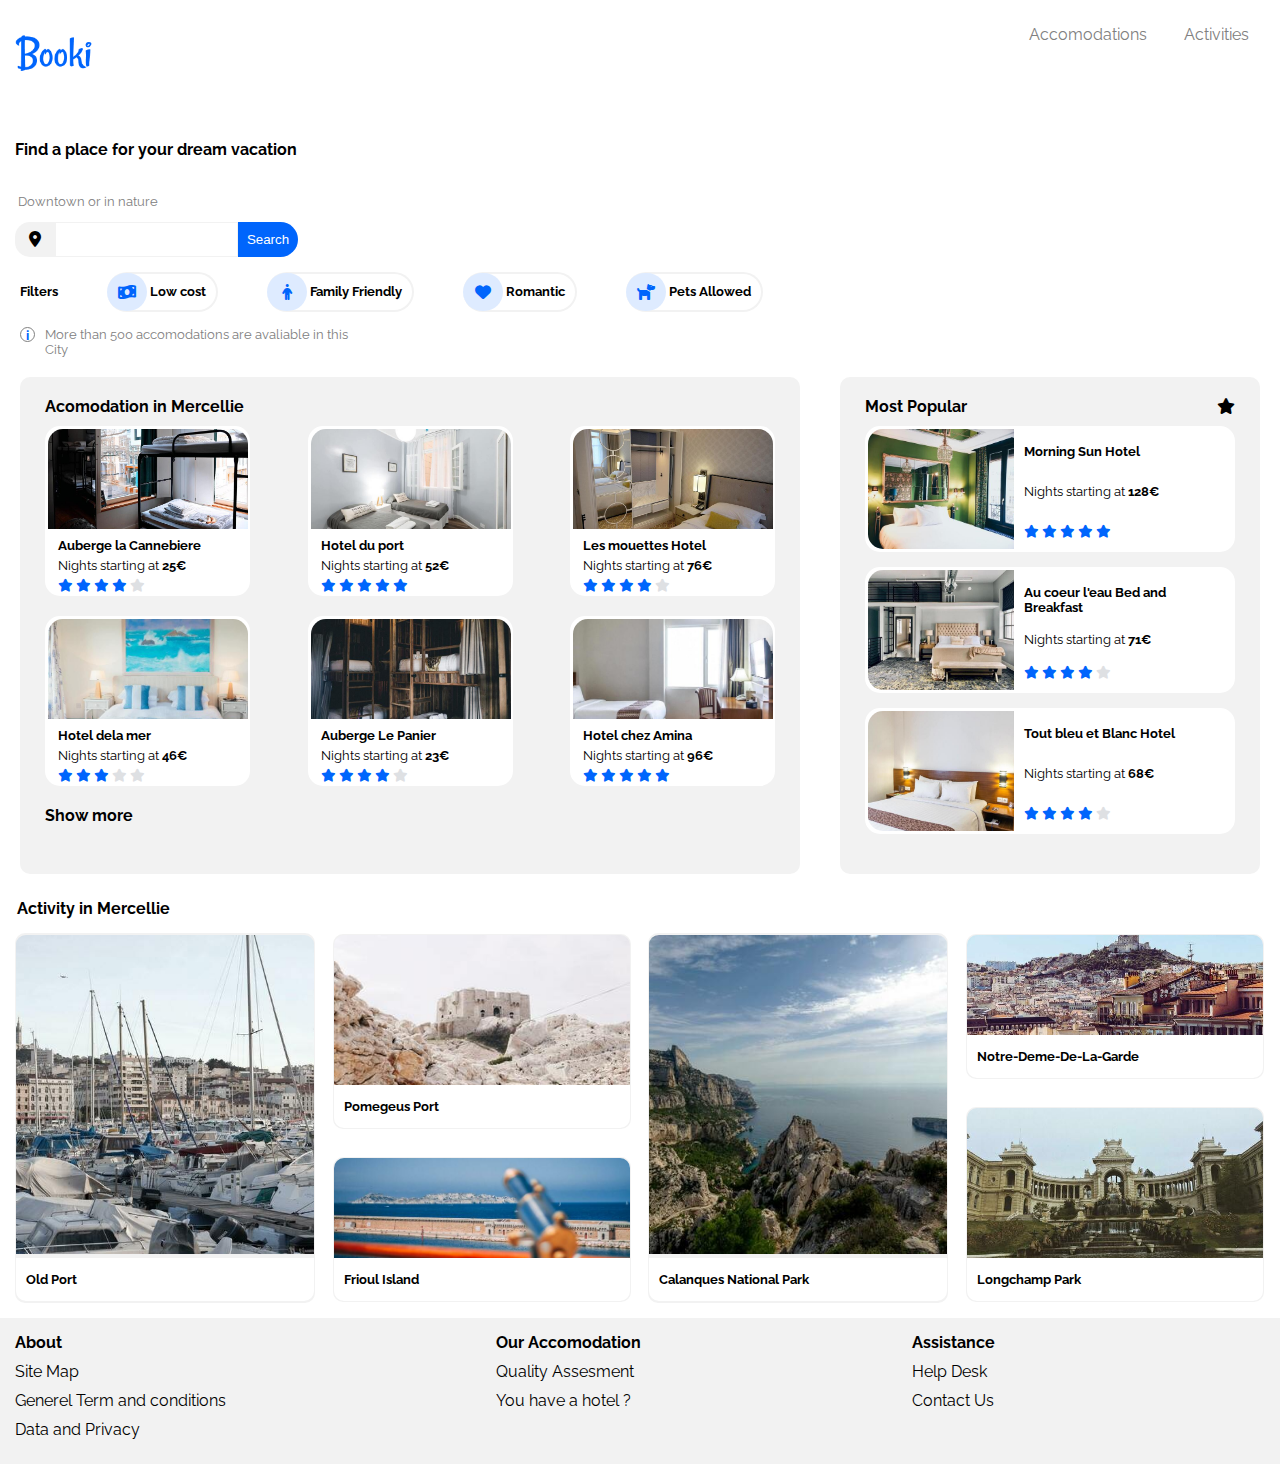
<file: Index.html>
<!Doctype Html>
  <html lang="en">
        <head>
            
            <meta charset="UTF-8"> 
            <meta name="viewport" content="width=device-width, initial-scale=1.0">
            
            <title>Booki</title>

            <link rel="stylesheet" href="./CSS/Stlyes.css" type="text/css">
            <link rel="stylesheet" href="./CSS/MediaQuery.css" type="text/css">
            <link rel="stylesheet" href="https://cdnjs.cloudflare.com/ajax/libs/font-awesome/6.4.0/css/all.min.css">
    

        </head>

      <body>
            <main class="main_container">
                        <header class="header_div">
                                <!-- header start  -->
                                    <div class="header_div_left_logo">
                                                <!-- left logo start -->
                                                    <img  class="bookieLogotop" src="./images/logo/Booki.png" alt="Loading..">
                                                <!-- left logo end -->
                                    </div>

                                    <nav class="header_div_right_navbar ">
                                                <!-- Right Navigation bar start  -->
                                                        <div class="Container1_Child_right_inner_nav1"><a class ="menu_a_link" href="#accom">Accomodations</a></div>
                                                        <div class="Container1_Child_right_inner_nav2"><a class ="menu_a_link" href="#activity" >Activities</a></div>
                                                <!-- Right Navigation bar End  -->
                                    </nav>
                                <!-- header end-->
                        </header>    

                        
                                <!-- Search bar start -->
                             <section class="section_srch_text"><h4 id="search">Find a place for your dream vacation <br></h4></section>
                             <div class="section_srch_text"><p id="search2"> Downtown or in nature</p></div>
                             <div id="Serach_Section" class="srch_Div">
                                    <!-- used form tag -->  
                                    <form>
                                        <div class="srch_text_button_div">
                                                
                                                    <div class="div-srch_loc_logo"><i class="fa-solid fa-location-dot"></i></div>
                                                    <div class="srch_text_div"> <input id="SearchText"></div><button id="searchButton2">Search</button><div class="img_icon_srch"><i id="search-icon-color" class="fa-sharp fa-solid fa-magnifying-glass" ></i></div>
                                                
                                        </div>
                                    </form>  
                                    <div class="srch_filter_div">
                                            <div class="srch_filter_div_left_60" >
                                                    <div class="div_src_txt_filter"><strong>Filters</strong></div>
                                                    <div id="lowcost" class="div_src_img"><div class ="img_icons"><i class="fa-solid fa-money-bill-wave fa-blue-filter-icons"></i></div><div class="div_filter_inner_txt"><a class="filter_link" href="#"><strong> Low cost</strong></a></div></div>
                                                    <div id="family_friendly" class="div_src_img"><div class ="img_icons"><i class="fa-solid fa-person fa-blue-filter-icons" ></i></div><div class="div_filter_inner_txt"><a class="filter_link" href="#"><strong>Family Friendly</strong></a></div></div>
                                                    <div id="romantic" class="div_src_img"><div class ="img_icons"><i class="fa-solid fa-heart fa-blue-filter-icons" ></i></div> <div class="div_filter_inner_txt"><a class="filter_link" href="#"><strong>Romantic</strong></a></div></div>
                                                    <div id="pet_friendly" class="div_src_img"><div class ="img_icons"><i class="fa-solid fa-dog fa-blue-filter-icons" ></i></div ><div class="div_filter_inner_txt"><a class="filter_link" href="#"><strong>Pets Allowed</strong></a></div></div>
                                            </div>
                                            <div class="srch_filter_div_right_40" ></div>
                                    </div>
                                    <div class="div_txt_accom">
                                        <div class="div_info_icon"><strong>i</strong></div>
                                        <div class="SrchResultText">More than 500 accomodations are avaliable in this <br> City </div>
                                    </div>
                                
                                 <!-- Search bar send -->
                            </div>

                        <div id="accom" class="Outer_div_accom_popular" >
                            <!--Outer_div_accom_popular Start -->
                                    <div class="div_accom_text"><div class="txtAccom"> <strong><a id="link_accom" href="#">Acomodation in Mercellie</a></strong></div>
                                                <div class="div_accom"> 
                                                        <div class="Inner_div_accom">
                                                             <div class="Inner_div_accom_img"><img  class="AccomImg" src="./images/hebergements/4_small/marcus-loke-WQJvWU_HZFo-unsplash.jpg" alt="Loading.."></div>
                                                             <div class="Inner_div_accom_txt">
                                                                  <div class="txt_child_1"><strong>Auberge la Cannebiere</strong></div>
                                                                  <div class="txt_child_2"> Nights starting at 
                                                                        <div class="price_desktop"><strong> 25&euro;</strong></div>
                                                                        <div class="price_mobile"><strong>&euro;25</strong></div> 
                                                                  </div> 
                                                                  <div class="txt_child_3">
                                                                    <i class="fa-solid fa-star fa-blue-star" ></i>
                                                                    <i class="fa-solid fa-star fa-blue-star" ></i>
                                                                    <i class="fa-solid fa-star fa-blue-star" ></i>
                                                                    <i class="fa-solid fa-star fa-blue-star" ></i>
                                                                    <i class="fa-solid fa-star fa-gray-star" ></i>

                                                                   </div>
                                                             </div>
                                                        </div>
                                                        <div class="Inner_div_accom">
                                                            <div class="Inner_div_accom_img"><img  class="AccomImg" src="./images/hebergements/4_small/fred-kleber-gTbaxaVLvsg-unsplash.jpg" alt="Loading.."></div>
                                                            <div class="Inner_div_accom_txt">
                                                                  <div class="txt_child_1"><strong>Hotel du port</strong></div>
                                                                  <div class="txt_child_2"> Nights starting at 
                                                                    <div class="price_desktop"><strong>52&euro;</strong></div>
                                                                    <div class="price_mobile"><strong>&euro;52</strong></div> 
                                                                  </div>
                                                                  <div class="txt_child_3">
                                                                    <i class="fa-solid fa-star fa-blue-star" ></i>
                                                                    <i class="fa-solid fa-star fa-blue-star" ></i>
                                                                    <i class="fa-solid fa-star fa-blue-star" ></i>
                                                                    <i class="fa-solid fa-star fa-blue-star" ></i>
                                                                    <i class="fa-solid fa-star fa-blue-star" ></i>

                                                                  </div>
                                                            </div>
                                                        </div>
                                                        <div class="Inner_div_accom">
                                                            <div class="Inner_div_accom_img"><img class="AccomImg" src="./images/hebergements/4_small/reisetopia-B8WIgxA_PFU-unsplash.jpg" alt="Loading.."></div>
                                                            <div class="Inner_div_accom_txt">
                                                                  <div class="txt_child_1"><strong>Les mouettes Hotel</strong></div> 
                                                                  <div class="txt_child_2"> Nights starting at
                                                                    <div class="price_desktop"><strong>76&euro;</strong></div>
                                                                    <div class="price_mobile"><strong>&euro;76</strong></div>
                                                                  </div>
                                                                  <div class="txt_child_3">
                                                                        <i class="fa-solid fa-star fa-blue-star" ></i>
                                                                        <i class="fa-solid fa-star fa-blue-star" ></i>
                                                                        <i class="fa-solid fa-star fa-blue-star" ></i>
                                                                        <i class="fa-solid fa-star fa-blue-star" ></i>
                                                                        <i class="fa-solid fa-star fa-gray-star" ></i>
                                                                  </div>
                                                            </div>
                                                        </div>
                                                        <div class="Inner_div_accom">
                                                            <div class="Inner_div_accom_img"><img  class="AccomImg" src="./images/hebergements/4_small/annie-spratt-Eg1qcIitAuA-unsplash.jpg" alt="Loading.."></div>
                                                            <div class="Inner_div_accom_txt">
                                                                  <div class="txt_child_1"><strong>Hotel dela mer</strong></div>
                                                                  <div class="txt_child_2">Nights starting at 
                                                                        <div class="price_desktop"><strong>46&euro;</strong></div>
                                                                        <div class="price_mobile"><strong>&euro;46</strong></div>
                                                                   </div>
                                                                  <div class="txt_child_3">
                                                                    <i class="fa-solid fa-star fa-blue-star" ></i>
                                                                    <i class="fa-solid fa-star fa-blue-star" ></i>
                                                                    <i class="fa-solid fa-star fa-blue-star" ></i>
                                                                    <i class="fa-solid fa-star fa-gray-star" ></i>
                                                                    <i class="fa-solid fa-star fa-gray-star" ></i>
                                                                   </div>
                                                            </div>
                                                        </div>
                                                        <div class="Inner_div_accom">
                                                            <div class="Inner_div_accom_img"><img class="AccomImg" src="./images/hebergements/4_small/nicate-lee-kT-ZyaiwBe0-unsplash.jpg" alt="Loading.."></div>
                                                            <div class="Inner_div_accom_txt">
                                                                    <div class="txt_child_1"><strong>Auberge Le Panier</strong> </div>
                                                                    <div class="txt_child_2">Nights starting at 
                                                                        <div class="price_desktop"><strong>23&euro;</strong></div>
                                                                        <div class="price_mobile"><strong>&euro;23</strong></div>
                                                                     </div>
                                                                    <div class="txt_child_3">
                                                                        <i class="fa-solid fa-star fa-blue-star" ></i>
                                                                        <i class="fa-solid fa-star fa-blue-star" ></i>
                                                                        <i class="fa-solid fa-star fa-blue-star" ></i>
                                                                        <i class="fa-solid fa-star fa-blue-star" ></i>
                                                                        <i class="fa-solid fa-star fa-gray-star" ></i>  
                                                                    </div>
                                                            </div>
                                                        </div>
                                                        <div class="Inner_div_accom">
                                                            <div class="Inner_div_accom_img"><img  class="AccomImg" src="./images/hebergements/4_small/febrian-zakaria-M6S1WvfW68A-unsplash.jpg" alt="Loading.."></div>
                                                            <div class="Inner_div_accom_txt">
                                                                <div class="txt_child_1"><strong>Hotel chez Amina</strong> </div>
                                                                <div class="txt_child_2">Nights starting at 
                                                                    <div class="price_desktop"><strong>96&euro;</strong></div>
                                                                    <div class="price_mobile"><strong>&euro;96</strong></div>
                                                                 </div>
                                                                <div class="txt_child_3">                                                                    
                                                                    <i class="fa-solid fa-star fa-blue-star" ></i>
                                                                    <i class="fa-solid fa-star fa-blue-star" ></i>
                                                                    <i class="fa-solid fa-star fa-blue-star" ></i>
                                                                    <i class="fa-solid fa-star fa-blue-star" ></i>
                                                                    <i class="fa-solid fa-star fa-blue-star" ></i>

                                                                </div>
                                                            </div>
                                                        </div>
                                                
                                                </div>
                                                <div><a id="link_showmore" href="#"><strong>Show more</strong></a></div>
                                    </div>

                                    <div class="div_popular_text" > <div class="txtPopular"><div> <strong><a id="link_Popular" href="#"> Most Popular </a></strong></div><div><i class="fa-solid fa-star"></i></div></div>
                                                <div class="div_popular">
                                                        <div class="Inner_div_Popular"> 
                                                            <div class="Inner_div_popular_img"><img  class="Popular_Img" src="./images/hebergements/4_small/emile-guillemot-Bj_rcSC5XfE-unsplash.jpg" alt="Loading.."></div>
                                                            <div class="Inner_div_popular_text">
                                                                <div class="txt_child_1"><strong>Morning Sun Hotel</strong> </div>
                                                                <div class="txt_child_2">Nights starting at
                                                                    <div class="price_desktop"><strong>128&euro;</strong></div>
                                                                    <div class="price_mobile"><strong>&euro;128</strong></div>
                                                                </div> 
                                                                <div class="txt_child_3">
                                                                    <i class="fa-solid fa-star fa-blue-star" ></i>
                                                                    <i class="fa-solid fa-star fa-blue-star" ></i>
                                                                    <i class="fa-solid fa-star fa-blue-star" ></i>
                                                                    <i class="fa-solid fa-star fa-blue-star" ></i>
                                                                    <i class="fa-solid fa-star fa-blue-star" ></i>
                                                                </div>
                                                            </div>
                                                        </div>
                                                        <div class="Inner_div_Popular"> 
                                                            <div class="Inner_div_popular_img"><img  class="Popular_Img" src="./images/hebergements/4_small/aw-creative-VGs8z60yT2c-unsplash.jpg" alt="Loading.."></div>
                                                            <div class="Inner_div_popular_text">
                                                                <div class="txt_child_1"><strong>Au coeur l'eau Bed and Breakfast</strong></div> 
                                                                <div class="txt_child_2">Nights starting at 
                                                                    <div class="price_desktop"><strong>71&euro;</strong></div>
                                                                    <div class="price_mobile"><strong>&euro;71</strong></div>
                                                                </div>
                                                                <div class="txt_child_3">
                                                                    <i class="fa-solid fa-star fa-blue-star" ></i>
                                                                    <i class="fa-solid fa-star fa-blue-star" ></i>
                                                                    <i class="fa-solid fa-star fa-blue-star" ></i>
                                                                    <i class="fa-solid fa-star fa-blue-star" ></i>
                                                                    <i class="fa-solid fa-star fa-gray-star" ></i>
                                                                </div>
                                                            </div>
                                                        </div>
                                                        <div class="Inner_div_Popular"> 
                                                            <div class="Inner_div_popular_img"><img  class="Popular_Img" src="./images/hebergements/4_small/febrian-zakaria-sjvU0THccQA-unsplash.jpg" alt="Loading.."></div>
                                                            <div class="Inner_div_popular_text">
                                                                <div class="txt_child_1"><strong>Tout bleu et Blanc Hotel </strong></div>
                                                                <div class="txt_child_2">Nights starting at 
                                                                    <div class="price_desktop"><strong>68&euro;</strong></div>
                                                                    <div class="price_mobile"><strong>&euro;68</strong></div>
                                                                </div> 
                                                                <div class="txt_child_3">
                                                                    <i class="fa-solid fa-star fa-blue-star" ></i>
                                                                    <i class="fa-solid fa-star fa-blue-star" ></i>
                                                                    <i class="fa-solid fa-star fa-blue-star" ></i>
                                                                    <i class="fa-solid fa-star fa-blue-star" ></i>
                                                                    <i class="fa-solid fa-star fa-gray-star" ></i>
                                                                </div>
                                                            </div>
                                                        </div>
                                                </div>
                                    </div>
                            <!--Outer_div_accom_popular end -->
                        </div>
                        <div id="activity" class="div_Activity_in_city"><strong> <a id="link_Activity" href="#">Activity in Mercellie </a></strong></div>    
                        <div class="div_activity">
                            <!-- Activity in City start-->
                                    <div class="div_activity_img1">
                                        <div><img  class="img_height_250" src="./images/activites/4_small/reno-laithienne-QUgJhdY5Fyk-unsplash.jpg" alt="Loading.."></div>
                                        <div class="div_place_txt"><strong> Old Port </strong></div>
                                    </div>
                                    <div class="div_activity_img_2_3"> 
                                        <div class="Inner_div_activity_img_2_3"><img  class="img_height_150" src="./images/activites/4_small/paul-hermann-QFTrLdQIRhI-unsplash.jpg" alt="Loading.."><div class="div_place_txt"><strong> Pomegeus Port</strong></div></div>
                                        <div class="Inner_div_activity_img_2_3"><img  class="img_height_100" src="./images/activites/4_small/kevin-hikari-rV_Qd1l-VXg-unsplash.jpg" alt="Loading.."><div class="div_place_txt"><strong> Frioul Island</strong></div></div> 
                                    </div>
                                    <div class="div_activity_img1">
                                        <div><img  class="img_height_250" src="./images/activites/4_small/kilyan-sockalingum-NR8-cBCN3aI-unsplash.jpg" alt="Loading.."></div>
                                        <div class="div_place_txt"><strong>Calanques National Park</strong></div>
                                    </div>
                                    <div class="div_activity_img_2_3">
                                        <div class="Inner_div_activity_img_2_3"><img  class="img_height_100" src="./images/activites/4_small/florian-wehde-xW9e8gdotxI-unsplash.jpg" alt="Loading.."><div class="div_place_txt"> <strong>Notre-Deme-De-La-Garde</strong></div></div>
                                        <div class="Inner_div_activity_img_2_3"><img  class="img_height_150" src="./images/activites/4_small/lena-paulin-wH2-EJoDcV0-unsplash.jpg" alt="Loading.."><div class="div_place_txt"><strong>Longchamp Park</strong></div></div>
                                    </div>
                            <!-- Activity in City end-->
                        </div>

                    


                     
                        <footer class="div_footer">
                            <!-- footer Start -->
                                    <div class="div_footer_about"><a class="a_heading" href="#"><strong>About</strong></a>
                                        <!-- About start -->
                                        <div class="div_footer_child"><a class="nav_footer_child" href="#">Site Map</a></div>
                                        <div class="div_footer_child"><a class="nav_footer_child" href="#">Generel Term and conditions</a></div>
                                        <div class="div_footer_child"><a class="nav_footer_child" href="#">Data and Privacy</a></div>
                                        <!-- About end -->
                                    </div>

                                    <div class="div_footer_Accom"><a class="a_heading" href="#"> <strong>Our Accomodation</strong></a>
                                    <!-- Our Accomodation start -->
                                        <div class="div_footer_child"><a class="nav_footer_child" href="#">Quality Assesment</a></div>
                                        <div class="div_footer_child"><a class="nav_footer_child" href="#">You have a hotel ? </a></div>
                                    <!-- Our Accomodation end -->
                                    </div>

                                    <div class="div_footer_Assistance"><a class="a_heading" href="#"><strong>Assistance</strong></a>
                                        <!-- Assistance start -->
                                        <div class="div_footer_child" ><a class="nav_footer_child" href="#">Help Desk</a></div>
                                        <div class="div_footer_child" ><a class="nav_footer_child" href="#">Contact Us </a></div>
                                        <!-- Assistance end -->
                                    </div>
                            <!--Fotter end-->
                        </footer>
                     

                    </main>
        </body>

  </html>
</file>
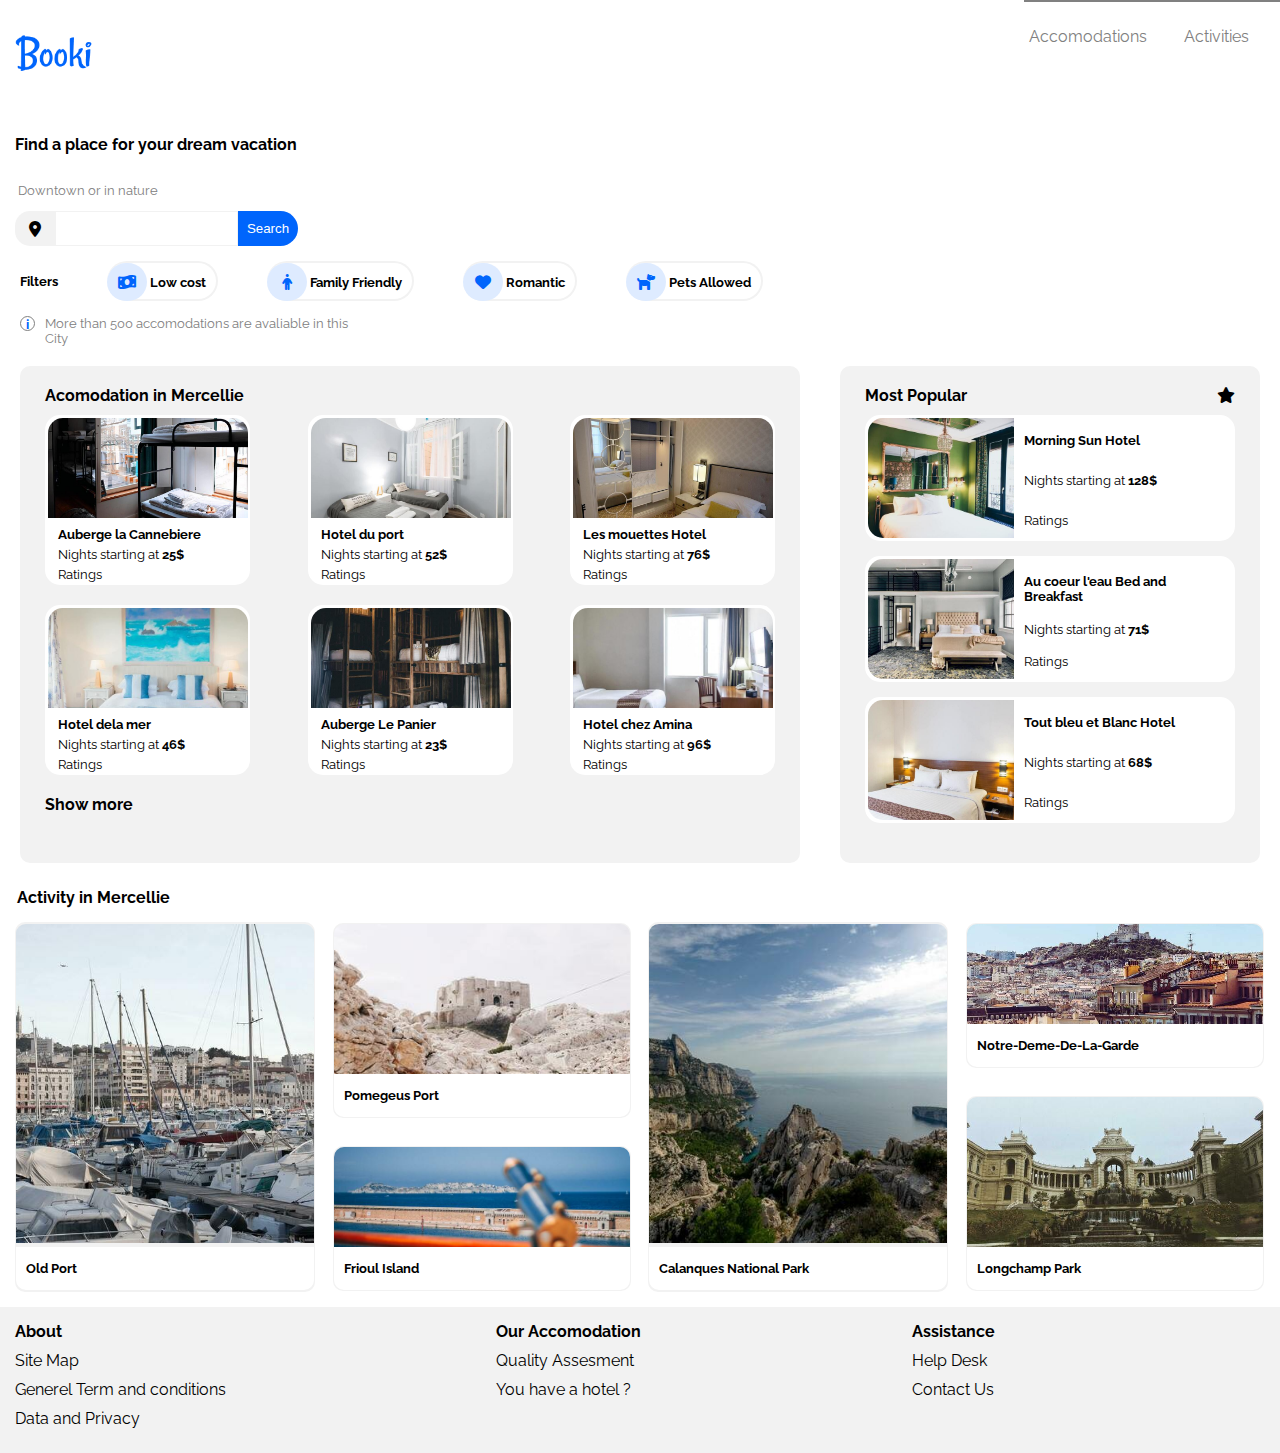
<file: Index1.html>
<!Doctype Html>
  <html lang="en">
        <head>
            
            <meta charset="UTF-8"> 
            <meta name="viewport" content="width=device-width, initial-scale=1.0">
            
            <title>Booki</title>

            <link rel="stylesheet" href="./Stylesheet/myStlyes.css" type="text/css">
            <link rel="stylesheet" href="./Stylesheet/MediaQuery.css" type="text/css">
            <link rel="stylesheet" href="https://cdnjs.cloudflare.com/ajax/libs/font-awesome/6.4.0/css/all.min.css">
            <link rel="preconnect" href="https://fonts.googleapis.com">
            <link rel="preconnect" href="https://fonts.gstatic.com" crossorigin>
            <link href="https://fonts.googleapis.com/css2?family=Raleway:wght@100;400;500;900&display=swap" rel="stylesheet">
        </head>

      <body>
            <div class="main_container">
                        <div class="header_div">
                                <!-- header start  -->
                                    <div class="header_div_left_logo">
                                                <!-- left logo start -->
                                                    <img  class="bookieLogotop" src="./images/logo/Booki.png" alt="Loading..">
                                                <!-- left logo end -->
                                    </div>

                                    <div class="header_div_right_navbar ">
                                                <!-- Right Navigation bar start  -->
                                                        <div class="Container1_Child_right_inner_nav1"><a class ="menu_a_link" href="#accom">Accomodations</a></div>
                                                        <div class="Container1_Child_right_inner_nav2"><a class ="menu_a_link" href="#activity" >Activities</a></div>
                                                <!-- Right Navigation bar End  -->
                                    </div>
                                <!-- header end-->
                        </div>    

                        <div class="srch_Div">
                                <!-- Search bar start -->
                                    <p id="search"><strong>Find a place for your dream vacation </strong><br></p>
                                    <div><p id="search2"> Downtown or in nature</p></div>

                                    <div class="srch_text_button_div">
                                            <div class="div-srch_loc_logo"><i class="fa-solid fa-location-dot"></i></div>
                                               <div class="srch_text_div"> <input id="SearchText"></div><button id="searchButton2">Search</button><div class="img_icon_srch"><i class="fa-sharp fa-solid fa-magnifying-glass" style="color:white;"></i></div>
                                    </div>
                                    <div class="srch_filter_div">

                                            <div class="srch_filter_div_left_60" >
                                                    <div class="div_src_txt_filter"><strong>Filters</strong></div>
                                                    <div class="div_src_img"><div class ="img_icons"><i class="fa-solid fa-money-bill-wave" style="color: #0065FC;"></i></div><div class="div_filter_inner_txt"><a class="filter_link" href="#"><strong> Low cost</strong></a></div></div>
                                                    <div class="div_src_img"><div class ="img_icons"><i class="fa-solid fa-person" style="color: #0065FC;"></i></div><div class="div_filter_inner_txt"><a class="filter_link" href="#"><strong>Family Friendly</strong></a></div></div>
                                                    <div class="div_src_img"><div class ="img_icons"><i class="fa-solid fa-heart" style="color:#0065FC;"></i></div> <div class="div_filter_inner_txt"><a class="filter_link" href="#"><strong>Romantic</strong></a></div></div>
                                                    <div class="div_src_img"><div class ="img_icons"><i class="fa-solid fa-dog" style="color: #0065FC;"></i></div ><div class="div_filter_inner_txt"><a class="filter_link" href="#"><strong>Pets Allowed</strong></a></div></div>
                                            </div>
                                            <div class="srch_filter_div_right_40" ></div>
                                    </div>
                                    <div class="div_txt_accom">
                                        <div class="div_info_icon"><strong>i</strong></div>
                                        <div class="SrchResultText">More than 500 accomodations are avaliable in this <br> City </div>
                                    </div>
                                
                                <!-- Search bar send -->
                        </div>

                        <div id="accom" class="Outer_div_accom_popular" >
                            <!--Outer_div_accom_popular Start -->
                                    <div class="div_accom_text"><div class="txtAccom"> <strong>Acomodation in Mercellie</strong></div>
                                                <div class="div_accom"> 
                                                        <div class="Inner_div_accom">
                                                             <div class="Inner_div_accom_img"><img  class="AccomImg" src="./images/hebergements/4_small/marcus-loke-WQJvWU_HZFo-unsplash.jpg" alt="Loading.."></div>
                                                             <div class="Inner_div_accom_txt">
                                                                  <div class="txt_child_1"><strong>Auberge la Cannebiere</strong></div>
                                                                  <div class="txt_child_2"> Nights starting at <strong>25$</strong></div> 
                                                                  <div class="txt_child_3">Ratings</div>
                                                             </div>
                                                        </div>
                                                        <div class="Inner_div_accom">
                                                            <div class="Inner_div_accom_img"><img  class="AccomImg" src="./images/hebergements/4_small/fred-kleber-gTbaxaVLvsg-unsplash.jpg" alt="Loading.."></div>
                                                            <div class="Inner_div_accom_txt">
                                                                  <div class="txt_child_1"><strong>Hotel du port</strong></div>
                                                                  <div class="txt_child_2"> Nights starting at <strong>52$</strong> </div>
                                                                  <div class="txt_child_3">Ratings</div>
                                                            </div>
                                                        </div>
                                                        <div class="Inner_div_accom">
                                                            <div class="Inner_div_accom_img"><img class="AccomImg" src="./images/hebergements/4_small/reisetopia-B8WIgxA_PFU-unsplash.jpg" alt="Loading.."></div>
                                                            <div class="Inner_div_accom_txt">
                                                                  <div class="txt_child_1"><strong>Les mouettes Hotel</strong></div> 
                                                                  <div class="txt_child_2"> Nights starting at <strong>76$ </strong> </div>
                                                                  <div class="txt_child_3">Ratings</div>
                                                            </div>
                                                        </div>
                                                        <div class="Inner_div_accom">
                                                            <div class="Inner_div_accom_img"><img  class="AccomImg" src="./images/hebergements/4_small/annie-spratt-Eg1qcIitAuA-unsplash.jpg" alt="Loading.."></div>
                                                            <div class="Inner_div_accom_txt">
                                                                  <div class="txt_child_1"><strong>Hotel dela mer</strong></div>
                                                                  <div class="txt_child_2">Nights starting at <strong>46$ </strong> </div>
                                                                  <div class="txt_child_3">Ratings</div>
                                                            </div>
                                                        </div>
                                                        <div class="Inner_div_accom">
                                                            <div class="Inner_div_accom_img"><img class="AccomImg" src="./images/hebergements/4_small/nicate-lee-kT-ZyaiwBe0-unsplash.jpg" alt="Loading.."></div>
                                                            <div class="Inner_div_accom_txt">
                                                                    <div class="txt_child_1"><strong>Auberge Le Panier</strong> </div>
                                                                    <div class="txt_child_2">Nights starting at <strong>23$</strong>  </div>
                                                                    <div class="txt_child_3">Ratings</div>
                                                            </div>
                                                        </div>
                                                        <div class="Inner_div_accom">
                                                            <div class="Inner_div_accom_img"><img  class="AccomImg" src="./images/hebergements/4_small/febrian-zakaria-M6S1WvfW68A-unsplash.jpg" alt="Loading.."></div>
                                                            <div class="Inner_div_accom_txt">
                                                                <div class="txt_child_1"><strong>Hotel chez Amina</strong> </div>
                                                                <div class="txt_child_2">Nights starting at <strong>96$</strong> </div>
                                                                <div class="txt_child_3">Ratings</div>
                                                            </div>
                                                        </div>
                                                
                                                </div>
                                                <div><a id="link_showmore" href="#"><strong>Show more</strong></a></div>
                                    </div>

                                    <div class="div_popular_text" > <div class="txtPopular"><div> <strong> Most Popular</strong></div><div><i class="fa-solid fa-star"></i></div></div>
                                                <div class="div_popular">
                                                        <div class="Inner_div_Popular"> 
                                                            <div class="Inner_div_popular_img"><img  class="Popular_Img" src="./images/hebergements/4_small/emile-guillemot-Bj_rcSC5XfE-unsplash.jpg" alt="Loading.."></div>
                                                            <div class="Inner_div_popular_text">
                                                                <div class="txt_child_1"><strong>Morning Sun Hotel</strong> </div>
                                                                <div class="txt_child_2">Nights starting at <strong>128$</strong></div> 
                                                                <div class="txt_child_2">Ratings</div>
                                                            </div>
                                                        </div>
                                                        <div class="Inner_div_Popular"> 
                                                            <div class="Inner_div_popular_img"><img  class="Popular_Img" src="./images/hebergements/4_small/aw-creative-VGs8z60yT2c-unsplash.jpg" alt="Loading.."></div>
                                                            <div class="Inner_div_popular_text">
                                                                <div class="txt_child_1"><strong>Au coeur l'eau Bed and Breakfast</strong></div> 
                                                                <div class="txt_child_2">Nights starting at <strong>71$</strong></div>
                                                                <div class="txt_child_2">Ratings</div>
                                                            </div>
                                                        </div>
                                                        <div class="Inner_div_Popular"> 
                                                            <div class="Inner_div_popular_img"><img  class="Popular_Img" src="./images/hebergements/4_small/febrian-zakaria-sjvU0THccQA-unsplash.jpg" alt="Loading.."></div>
                                                            <div class="Inner_div_popular_text">
                                                                <div class="txt_child_1"><strong>Tout bleu et Blanc Hotel </strong></div>
                                                                <div class="txt_child_2">Nights starting at <strong>68$</strong></div> 
                                                                <div class="txt_child_2">Ratings</div>
                                                            </div>
                                                        </div>
                                                </div>
                                    </div>
                            <!--Outer_div_accom_popular end -->
                        </div>
                        <div id="activity" class="div_Activity_in_city"><strong> Activity in Mercellie</strong></div>    
                        <div class="div_activity">
                            <!-- Activity in City start-->
                                    <div class="div_activity_img1">
                                        <div><img  class="img_height_250" src="./images/activites/4_small/reno-laithienne-QUgJhdY5Fyk-unsplash.jpg" alt="Loading.."></div>
                                        <div class="div_place_txt"><strong> Old Port </strong></div>
                                    </div>
                                    <div class="div_activity_img_2_3"> 
                                        <div class="Inner_div_activity_img_2_3"><img  class="img_height_150" src="./images/activites/4_small/paul-hermann-QFTrLdQIRhI-unsplash.jpg" alt="Loading.."><div class="div_place_txt"><strong> Pomegeus Port</strong></div></div>
                                        <div class="Inner_div_activity_img_2_3"><img  class="img_height_100" src="./images/activites/4_small/kevin-hikari-rV_Qd1l-VXg-unsplash.jpg" alt="Loading.."><div class="div_place_txt"><strong> Frioul Island</strong></div></div> 
                                    </div>
                                    <div class="div_activity_img1">
                                        <div><img  class="img_height_250" src="./images/activites/4_small/kilyan-sockalingum-NR8-cBCN3aI-unsplash.jpg" alt="Loading.."></div>
                                        <div class="div_place_txt"><strong>Calanques National Park</strong></div>
                                    </div>
                                    <div class="div_activity_img_2_3">
                                        <div class="Inner_div_activity_img_2_3"><img  class="img_height_100" src="./images/activites/4_small/florian-wehde-xW9e8gdotxI-unsplash.jpg" alt="Loading.."><div class="div_place_txt"> <strong>Notre-Deme-De-La-Garde</strong></div></div>
                                        <div class="Inner_div_activity_img_2_3"><img  class="img_height_150" src="./images/activites/4_small/lena-paulin-wH2-EJoDcV0-unsplash.jpg" alt="Loading.."><div class="div_place_txt"><strong>Longchamp Park</strong></div></div>
                                    </div>
                            <!-- Activity in City end-->
                        </div>

                    



                        <div class="div_footer">
                            <!-- footer Start -->
                                    <div class="div_footer_about"><a class="a_heading"><strong>About</strong></a>
                                        <!-- About start -->
                                        <div class="div_footer_child"><a>Site Map</a></div>
                                        <div class="div_footer_child"><a>Generel Term and conditions</a></div>
                                        <div class="div_footer_child"><a>Data and Privacy</a></div>
                                        <!-- About end -->
                                    </div>

                                    <div class="div_footer_Accom"><a class="a_heading"><strong>Our Accomodation</strong></a>
                                    <!-- Our Accomodation start -->
                                        <div class="div_footer_child"><a>Quality Assesment</a></div>
                                        <div class="div_footer_child"><a>You have a hotel ? </a></div>
                                    <!-- Our Accomodation end -->
                                    </div>

                                    <div class="div_footer_Assistance"><a class="a_heading"><strong>Assistance</strong></a>
                                        <!-- Assistance start -->
                                        <div class="div_footer_child"><a>Help Desk</a></div>
                                        <div class="div_footer_child"><a>Contact Us </a></div>
                                        <!-- Assistance end -->
                                    </div>
                            <!--Fotter end-->
                    </div>

            </div>
        </body>

  </html>
</file>
<file: CSS/Stlyes.css>
@import url('https://fonts.googleapis.com/css2?family=Raleway:wght@100;400;500;900&display=swap');

*{box-sizing: border-box;}

        body
        {
            margin: 0;
            font-family: 'Raleway', sans-serif;

        }
        
        

        .header_div 
        {
            width: 100%;
            display:flex;
            flex-direction: row;
        }

        .bookieLogotop
        {
            height:60%;
            padding-bottom:0px;
        }

        .header_div_left_logo
        {
            width:80%;
            padding-top:25px;
            padding-left:15px;
            justify-content: flex-start;         
        }

        .header_div_right_navbar 
        {
            width: 20%;
            height: 100%;
            text-align:right;
            display:flex;
            flex-direction: row;
            text-decoration: none;
        }     
        .menu_a_link 
        {
            text-decoration: none;
            color: gray;
        }

        .menu_a_link:hover
        {
            color:#0065FC;
        }

        .Container1_Child_right_inner_nav2
        {
            width: 50%;
            display: flex;
            justify-content: center; 
            text-align: center;
            padding-top: 25px;
            border-top: 2px solid gray;
            border: none;
        }

        .Container1_Child_right_inner_nav1
        {
            width: 50%;
            display: flex;
            justify-content: center;
            text-align: center;
            padding-top: 25px;
            border-top: 2px solid gray;
            border:none;
        }

        .Container1_Child_right_inner_nav1:hover
        {
            border-top: 2px solid #0065FC;
            
        }
        .Container1_Child_right_inner_nav2:hover
        {
            border-top: 2px solid #0065FC;

        }

        .srch_Div
        {
            display: flex;
            flex-direction: column;
            padding-left:15px; 
        }
        #search-icon-color
        {
            color:white;
        }

        .fa-blue-filter-icons
        {
            color: #0065FC;
        }

        .fa-blue-star
        {
            color: #0065FC;
        }

        .fa-gray-star
        {
            color: #dee0e3;
        }

        .img_icon_srch
        {
            height:35px;
            width: 45px;
            visibility: hidden;
            background-color: #0065FC;
            border-radius: 15px;
            padding-top: 10PX;
            text-align: center;
            margin-left:0px;
        }

        #search
        {
        font-size: medium;
        }

        .section_srch_text
        {
            display: flex;
            padding-left:15px;
            margin-top:0px;
        }

        #search2
        {
            color: gray;
            font-size:small;
            padding-left: 3px;
        }
        #searchButton2
        {
            height:35px;
            width:60px;
            color:white;
            background-color: #0065FC;
            border-color:transparent;
            border-top-right-radius:20px;
            border-bottom-right-radius:20px;
            
        }
        #searchButton1
        {
            height:30px;
            width:50px;
            background-color:gray;
            border-top-left-radius:20px;
            border-bottom-left-radius:20px;
            overflow: hidden;
        }

        #SearchText
        {
            height:100%;
            border:0px;           
        }
        .srch_text_div
        {
            border: 1px solid  #F2F2F2 ;
        }

        .srch_text_button_div
        {
            display: flex;
            flex-wrap: wrap;    
            border-radius:20px;
            width: fit-content;
        }

        .srch_locaion_image
        {
            height:30px;
            width: 50px;
            text-decoration:transparent;
            background-color: grey;
            border-bottom-left-radius:20px;
        }

        .div_src_txt_filter
        {
            padding-left:5px;
            margin-right: auto;
            border-color: #F2F2F2;
            font-size: small;
        }

        .srch_filter_div
        {
            flex:100%;
            height:80px;
            display: flex;
            flex-direction: row;
            padding-top:15px;
            margin:0;
        }

        .srch_filter_div_left_60 
        {
            width: 63%;
            display: flex;
            flex-direction: row;
            flex-wrap: wrap;
            align-content:flex-start;
            align-items: center;
        }

        .srch_filter_div_Right_40
        {
            width:37%;           
        }
        
        .filter_link
        {
            text-decoration: none;
            color: black;
        }
        .filter_link:hover
        {
            
            font-style:initial;
            color: #0065FC;
        }
  
        .SrchResultText
        {
            color:grey;
            font-size:small;
            padding:0px;
        }

        .div_src_img
        {
            display: flex;
            border-radius: 50px;
            padding-right:10px;
            height:40px;
            border-color: #F2F2F2;
            border-style: solid;
            border-width:2px;
            justify-content:center;
            align-items: center;
            text-align: center;
            margin-right: auto;
            border-left: 0px;

        }
        .div_src_img:hover
        {
            background-color:#DEEBFF;
            border:1px solid  #0065FC ;
        }

        .filter_button
        {
            height:40px;
            width: 150px;    
        }

        .div-srch_loc_logo
        {
            display: flex;
            justify-content: center;
            align-items: center;
            height:35px;
            width:40px;
            border-top-left-radius: 15px;
            border-bottom-left-radius: 15px;
            background-color: #F2F2F2;
        }

        .img_icons
        {
            height:38px;
            width:40px;
            background-color:#DEEBFF;
            border-radius: 48px;   
            display: flex;
            justify-content: center;
            align-items: center;
        }

        .div_filter_inner_txt
        {
            padding-left: 3px;
            font-size: small;
            
        }

        .div_Activity_in_city
        {
            display:flex;
            flex-direction:row;
            font-size: medium;
            background-color: transparent;     
            padding-left:17px;
            padding-top:5px;
        }
        .div_Activity_in_city:hover
        {
            color:#0065FC
        }


        .div_txt_accom
        {
            height:fit-content;
            display: flex;
            flex-direction: row;
            justify-content: left;
            align-items: flex-start; 
            margin-top: 15px;
            margin-bottom:0px;
            padding-left: 5px;
        }

        .div_info_icon
        {
            height: 15px;
            width: 15px;
            border: 1px solid gray;
            border-radius: 15px;
            text-align: center;
            color: #0065FC;
            font-size: small;
            margin-right: 10px;
        }

        .Outer_div_accom_popular 
        {
            display: flex;
            flex-direction: row;
            background-color:white;
            width:100%;
        }

        .div_accom_text
        {
            flex:65% ;
            margin:20px;
            padding-top:20px ;
            background-color: #F2F2F2;
            border-radius: 10px;
        }

        .price_desktop
        {
            visibility:visible;
        display:inline;
        
        }
        .price_mobile
        {
            
            display: none;
            
        }

        .txtAccom
        {

            padding-left: 25px;
            
        }
        #link_accom
        {
            color: black;
            text-decoration: none;
        }
        #link_accom:hover
        {
            color: #0065FC;
        }


        .div_accom 
        {           
            display: flex;
            flex-direction:row;
            flex-wrap:wrap;
            align-content:flex-start;
            justify-content:space-between;
             background-color:#F2F2F2;
            padding-top:10px;
            padding-left: 25px;
            padding-right: 25px;
            
        }

        .Inner_div_accom 
        {   
            width:205px;
            margin-bottom:20px;   
            display: flex;
            flex-direction:column;
            align-content: center;
            background-color:white;
            border-color: white;
            border-style: solid;
            border-width:3px;
            border-top-right-radius:15px;
            border-top-left-radius: 15px;
            border-bottom-left-radius: 15px;
            border-bottom-right-radius: 15px;

        }

        .Inner_div_accom_img
        {
            flex:55%;
        }

        .Inner_div_accom_txt
        {
            flex:45%;
            display: flex;
            flex-direction: column;
            align-content: space-evenly;
            padding-left: 10px;
            font-size:small;
        }

        .txt_child_1
        {
            margin-top: 5px;
        }

        .txt_child_1:hover
        {
            color: #0065FC;
        }
        .txt_child_2
        {
            margin-top: 5px;
            width:100%;
        }
        .txt_child_3
        {
            margin-top: 5px;
        }
 
        .AccomImg
        {
            height: 100px;
            width:200px;
            object-fit: cover;
            border-top-right-radius:15px;
            border-top-left-radius: 15px;
        }
        .Inner_div_popular_img
        {
            flex: 40%;
            max-height:120px;
            border-radius: 15px;

        }
        .Inner_div_popular_text
        {
            flex: 60%;
            height:120px;
            display: flex;
            flex-direction: column;
            justify-content: space-between;
            font-size: small;
            padding: 10px;
        
        }

        .Popular_Img
        {  
            height:120px;
            width:100%;
            object-fit: cover;
            border-bottom-left-radius:15px;
            border-top-left-radius: 15px;
        }

        .div_link_showmore
        {
            padding:10px
        } 

        #link_showmore
        { 
            text-decoration: none;
            color:black;
            margin-left:25px;
        }
        #link_showmore:hover
        {
            color: #0065FC;
        }
        .div_popular_text 
        {
            flex:35% ;
            margin:20px;
            padding-top:20px ;
            background-color: #F2F2F2;
            border-radius: 10px;
        }

        .txtPopular
        {
            display: flex;
            flex-direction: row;
            justify-content: space-between;
            padding-left: 25px;
            padding-right: 25px;
        }
        #link_Popular
        {
            text-decoration: none;
            color: black;
        }
        #link_Popular:hover
        {
            color: #0065FC;
        }

       .div_popular 
        {
        
            background-color: #F2F2F2;
            display: flex;
            flex-direction:column;
            flex-wrap: wrap;
            align-content:center;
            justify-content:space-evenly;
            margin-top:10px;
            margin-bottom:25px;
            margin-left: 25px;
            margin-right: 25px;
            border-radius: 15px;
        }

        .Inner_div_Popular
        {
            display: flex;
            flex-direction:row;
            align-items:center;
            width:100%;
            margin-bottom:15px;
            border: 3px solid white;
            background-color:white;
            border-top-right-radius:15px;
            border-bottom-right-radius:15px;
            border-bottom-left-radius:15px;
            border-top-left-radius: 15px;
        }


        .div_activity
        {
            display: flex;
            flex-wrap:wrap;
            flex-direction: row;
            justify-items:flex-start;
            justify-content:space-between;
            padding-left: 15px;
            padding-right: 15px;
            padding-top: 15px;
            padding-bottom: 15px;
            height: 400px;
        }

        .div_activity_img1
        {  
            display: flex;
            flex-direction: column;
            background-color:#F2F2F2;
            height: 370px;
            width:24%;
            border-radius:10px;
            padding: 1px;
        }

        .div_activity_img_2_3
        {
            
            display: flex;
            width:24%;
            flex-direction: column;
            justify-content:space-between;
            flex-wrap: wrap;
            border-radius:10px;
            height:370px;
            
            padding: 1px;
        }

        .Inner_div_activity_img_2_3
        {  
            display: flex;
            flex-direction: column;
            flex-wrap: wrap;
            background-color:#F2F2F2;
            border-radius:10px;
            padding: 1px;
            
        }

        .img_height_250
        {
            height:320px;
            width:100%;
            object-fit: cover;
            padding-top:1px;
            border-top-right-radius:10px;
            border-top-left-radius: 10px;
        }

        .div_place_txt
        {
            display: flex;
            height:43px;
            font-size: small;
            border-bottom-right-radius:10px;
            border-bottom-left-radius: 10px;
            padding-left: 10px;
            align-items: center;           
            background-color: white;
            
        }

        #link_Activity
        {
            color:black;
            text-decoration: none;
        }

        #link_Activity:hover
        {
            color: #0065FC;
        }
        .div_place_txt:hover
        {
            color: #0065FC;
        }


        .img_height_100
        {
            height:100px;
            width:100%;
            object-fit: cover;
            border-top-right-radius:10px;
            border-top-left-radius: 10px;
        }

        .img_height_150
        {
            height:150px;
            width:100%;
            object-fit: cover;
            border-top-right-radius:10px;
            border-top-left-radius: 10px;
        }


        .div_footer 
        {
            display: flex;
            flex-direction: row;
            flex-wrap: wrap;
            background-color: #F2F2F2;
            padding: 15px;
        }

        .div_footer_about 
        {
            flex-grow: 1;
            flex-direction: column;
        }


        .div_footer_Accom 
        { 
            flex-grow: 1;
            flex-direction: column;
        }

        .div_footer_Assistance 
        { 
            flex-grow: 1;
            flex-direction: column;           
        }

        .div_footer_child
        {
            margin-top: 10px;
            margin-bottom: 10px;
        }
        .a_heading
        {
            color: black;
        padding-bottom:20px;
        text-decoration: none;
        }

        .a_heading:hover
        {
            color: #0065FC;
        }

        .nav_footer_child
        {
            color: black;
            text-decoration: none;
        }
        .nav_footer_child:hover
        {
            color: #0065FC;

        }
</file>
<file: CSS/MediaQuery.css>
@media screen and (max-width :767px)
{
  
      .header_div 
       { 
        width: 100%;
         flex-direction: column;
        
       }
       .bookieLogotop
         {
          height:50px;
          padding-bottom:0px;
          }
   
       .header_div_left_logo
           { 
            width: 100%;
            height: auto;
            text-align: center;
            align-items: center;
           }
        .header_div_right_navbar  
           {
                    width: 100%;
                    
          }

       .Container1_Child_right_inner_nav1
           {
            width: 50%;
            border-bottom: 2px solid gray;
            border-top: none;
           padding-bottom: 15px;
          }

       .Container1_Child_right_inner_nav2
          {
            width: 50%;
           border-bottom: 2px solid gray;
            border-top: none;
            padding-bottom: 15px;
          }

       .Container1_Child_right_inner_nav1:hover
          {
            color: #0065FC;
            border-bottom: 2px solid #0065FC;
            border-top: none;
          }
       .Container1_Child_right_inner_nav2:hover
         {
          color: #0065FC;
           border-bottom: 2px solid #0065FC;
           border-top: none;
          }

          .menu_a_link :visited
           {
               color: #0065FC;
                  text-decoration: none;
                
           }
           .div_src_img
           {
            margin-bottom: 5px;
           }
    
      .srch_Div
          {
           flex-direction: column;
           height: auto;
          }

          .srch_text_div
          {
           border-right: 0px;
          }

          .SearchText
          {
            right:5px;
          }
          .img_icon_srch
          {
            visibility: visible;
            margin-left: 0px;
            position: relative;
            right:15px;
            
          }
          #searchButton2
        {
          display: none;
          
          
        }

      .srch_filter_div
         {
            height: fit-content;
            padding-top: .625em;
         }
 
         #romantic
         {
          order:1;
          position: relative;
          right:20px;
         }

         #family_friendly
         {
          order: 2;
          
                    
         }
         #pet_friendly
         {
          padding-right: 20%;
          order: 3;
         }

     .div_src_txt_filter
       {
         width: 100%;
         margin-bottom:5px;
       }

       .div_txt_accom
       {
        margin-bottom: 15px;
       }
     .Outer_div_accom_popular
         {
         display: flex;
         flex-direction: column-reverse;
         }
         
         .div_popular_text 
         {
           margin:0px;
           border-radius: 0px;
         }

         .price_desktop
         {
          
          display: none;
         }

         
        .price_mobile
        {
            visibility:visible;
            display: inline;
            margin-left:3px ;
            
          }
        .txt_child_2
        {
          font-weight: bold;
        }

         .div_accom_text
         {
          margin:0px;
          border-radius: 0px;
          background-color:rgb(248, 248, 248);
          
         }
         .div_accom
         {
          /*fafafa4d */
          background-color:rgb(248, 248, 248);
          padding-left: 0px;
          padding-right: 0px;
         }

    .Inner_div_accom
       {
          width:100%;
          margin-left:20px;
          margin-right:20px;
          
       }

    .AccomImg
        {
          width:100%;
        }

        .div_Activity_in_city
        {
          margin-left: 20px;
          padding-left: 0px;
          padding-top: 15px;
        }

  #link_showmore
{
  
    margin-bottom:10px;
    margin-left:20px;
}

    .div_activity
        {
           display: flex;
          
           flex-direction: column;
           height: fit-content;
           margin-bottom:10px;
           margin-left:20px;
          margin-right: 20px;
          padding-left:0px;
          padding-right:0px;
        }
    .div_activity_img1
       {
        display: flex;
        flex-direction: column;
         width:100%;
      height: auto;
         margin-bottom:15px;
        }
    .div_activity_img_2_3
      {
        width:100%;
        height:auto;
        
      }
      
      .Inner_div_activity_img_2_3
      {
        margin-bottom: 15px;
      }


    .img_height_250
      {
        width: 100%;
        height: 150px;
       }

       .img_height_100
       {
        width: 100%;
        height: 150px;
        
       }

       .img_height_150
       {
        width: 100%;
        height: 150px;
       }

    .div_footer{
        flex-direction: column;
        padding: 0px;
        
    }

    .div_footer_about
    {
      margin-top: 10px;
      margin-bottom: 10px;
      margin-left: 20px;
    }

    .div_footer_Accom
    {
      margin-bottom: 10px;
      margin-left: 20px;
    }

    .div_footer_Assistance
    {
      margin-bottom: 10px;
      margin-left: 20px;
    }

    .div_footer_child
    {
      margin-top: 5px;
      margin-bottom: 5px;
    }

    .main_container
    {
        display: flex;
        flex-direction: column;
    }

}

@media screen and (max-width :420px)
{

  #lowcost
  {
    position: relative;
    top:5px;

  }

  #romantic
  {
   
   position: relative;
   bottom:40px;
   left:120px;
  }

  #family_friendly
  {
    position: relative;
  
    bottom:20px;
               
  }
  #pet_friendly
  {
    bottom:15px;
  }
}

@media screen and (max-width :991px)
{
   .srch_Div
    {
      display: flex;
      flex-direction: column;
      height: auto;
    }

    .header_div_right_navbar  
       {
   
         display: flex;
         flex-direction: row;
         justify-content: space-around;
       text-align:center;
       }
       .div_src_img
       {
        margin-bottom: 5px;
       }
 .srch_filter_div
    {
      height: fit-content;
      padding-top: .625em;
    }
 .div_src_txt_filter
    {
     width: 100%;
     
    }

}
</file>
<file: Stylesheet/myStlyes.css>
*{box-sizing: border-box;}

        body
        {
            margin: 0;
            font-family: 'Raleway', sans-serif;

        }
        .header_div 
        {
            width: 100%;
            display:flex;
            flex-direction: row;
        }

        .bookieLogotop
        {
            height:60%;
            padding-bottom:0px;
        }

        .header_div_left_logo
        {
            width:80%;
            padding-top:25px;
            padding-left:15px;
            justify-content: flex-start;         
        }

        .header_div_right_navbar 
        {
            width: 20%;
            height: 100%;
            text-align:right;
            display:flex;
            flex-direction: row;
            text-decoration: none;
        }     
        .menu_a_link 
        {
            text-decoration: none;
            color: gray;
        }

        .menu_a_link:hover
        {
            color:#0065FC;
        }

        .Container1_Child_right_inner_nav2
        {
            width: 50%;
            display: flex;
            justify-content: center; 
            text-align: center;
            padding-top: 25px;
            border-top: 2px solid gray;
        }

        .Container1_Child_right_inner_nav1
        {
            width: 50%;
            display: flex;
            justify-content: center;
            text-align: center;
            padding-top: 25px;
            border-top: 2px solid gray;
        }

        .Container1_Child_right_inner_nav1:hover
        {
            border-top: 2px solid #0065FC;
            
        }
        .Container1_Child_right_inner_nav2:hover
        {
            border-top: 2px solid #0065FC;

        }

        .srch_Div
        {
            display: flex;
            flex-direction: column;
            padding-left:15px; 
        }

        .img_icon_srch
        {
            height:35px;
            width: 45px;
            visibility: hidden;
            background-color: #0065FC;
            border-radius: 15px;
            padding-top: 10PX;
            text-align: center;
            margin-left:0px;
        }

        #search
        {
        font-size: medium;
        }

        #search2
        {
            color: gray;
            font-size:small;
            padding-left: 3px;
        }
        #searchButton2
        {
            height:35px;
            width:60px;
            color:white;
            background-color: #0065FC;
            border-color:transparent;
            border-top-right-radius:20px;
            border-bottom-right-radius:20px;
            
        }
        #searchButton1
        {
            height:30px;
            width:50px;
            background-color:gray;
            border-top-left-radius:20px;
            border-bottom-left-radius:20px;
            overflow: hidden;
        }

        #SearchText
        {
            height: 30px;
            border:0px;           
        }
        .srch_text_div
        {
            border: 1px solid  #F2F2F2 ;
        }

        .srch_text_button_div
        {
            display: flex;
            flex-wrap: wrap;    
            border-radius:20px;
            width: fit-content;
        }

        .srch_locaion_image
        {
            height:30px;
            width: 50px;
            text-decoration:transparent;
            background-color: grey;
            border-bottom-left-radius:20px;
        }

        .div_src_txt_filter
        {
            padding-left:5px;
            margin-right: auto;
            border-color: #F2F2F2;
            font-size: small;
        }

        .srch_filter_div
        {
            flex:100%;
            height:80px;
            display: flex;
            flex-direction: row;
            padding-top:15px;
            margin:0;
        }

        .srch_filter_div_left_60 
        {
            width: 63%;
            display: flex;
            flex-direction: row;
            flex-wrap: wrap;
            align-content:flex-start;
            align-items: center;
        }

        .srch_filter_div_Right_40
        {
            width:37%;           
        }
        
        .filter_link
        {
            text-decoration: none;
            color: black;
        }
        .filter_link:hover
        {
            font-size:medium;
            font-style:initial;
            color: blue;
        }
  
        .SrchResultText
        {
            color:grey;
            font-size:small;
            padding:0px;
        }

        .div_src_img
        {
            display: flex;
            flex-wrap:wrap;
            border-radius: 50px;
            padding-right:10px;
            height:40px;
            border-color: #F2F2F2;
            border-style: solid;
            border-width:2px;
            justify-content:center;
            align-items: center;
            text-align: center;
            margin-right: auto;
            border-left: 0px;

        }
        .div_src_img:hover
        {
            background-color:#DEEBFF;
            border:1px solid  #0065FC ;
        }

        .filter_button
        {
            height:40px;
            width: 150px;    
        }

        .div-srch_loc_logo
        {
            display: flex;
            justify-content: center;
            align-items: center;
            height:35px;
            width:40px;
            border-top-left-radius: 15px;
            border-bottom-left-radius: 15px;
            background-color: #F2F2F2;
        }

        .img_icons
        {
            height:38px;
            width:40px;
            background-color:#DEEBFF;
            border-radius: 48px;   
            display: flex;
            justify-content: center;
            align-items: center;
        }

        .div_filter_inner_txt
        {
            padding-left: 3px;
            font-size: small;
            
        }

        .div_Activity_in_city
        {
            display:flex;
            flex-direction:row;
            font-size: medium;
            background-color: transparent;     
            padding-left:17px;
            padding-top:5px;
        }

        .div_txt_accom
        {
            height:fit-content;
            display: flex;
            flex-direction: row;
            justify-content: left;
            align-items: flex-start; 
            margin-top: 15px;
            margin-bottom:0px;
            padding-left: 5px;
        }

        .div_info_icon
        {
            height: 15px;
            width: 15px;
            border: 1px solid gray;
            border-radius: 15px;
            text-align: center;
            color: #0065FC;
            font-size: small;
            margin-right: 10px;
        }

        .Outer_div_accom_popular 
        {
            display: flex;
            flex-direction: row;
            background-color:white;
            width:100%;
        }

        .div_accom_text
        {
            flex:65% ;
            margin:20px;
            padding-top:20px ;
            background-color: #F2F2F2;
            border-radius: 10px;
        }

        .txtAccom
        {

            padding-left: 25px;
        }
        .div_accom 
        {           
            display: flex;
            flex-direction:row;
            flex-wrap:wrap;
            align-content:flex-start;
            justify-content:space-between;
             background-color:#F2F2F2;
            padding-top:10px;
            padding-left: 25px;
            padding-right: 25px;
            
        }

        .Inner_div_accom 
        {   
            width:205px;
            margin-bottom:20px;   
            display: flex;
            flex-direction:column;
            align-content: center;
            background-color:white;
            border-color: white;
            border-style: solid;
            border-width:3px;
            border-top-right-radius:15px;
            border-top-left-radius: 15px;
            border-bottom-left-radius: 15px;
            border-bottom-right-radius: 15px;

        }

        .Inner_div_accom_img
        {
            flex:55%;
        }

        .Inner_div_accom_txt
        {
            flex:45%;
            display: flex;
            flex-direction: column;
            align-content: space-evenly;
            padding-left: 10px;
            font-size:small;
        }

        .txt_child_1
        {
            margin-top: 5px;
        }
        .txt_child_2
        {
            margin-top: 5px;
            width:100%;
        }
        .txt_child_3
        {
            margin-top: 5px;
        }
 
        .AccomImg
        {
            height: 100px;
            width:200px;
            object-fit: cover;
            border-top-right-radius:15px;
            border-top-left-radius: 15px;
        }
        .Inner_div_popular_img
        {
            flex: 40%;
            max-height:120px;
            border-radius: 15px;

        }
        .Inner_div_popular_text
        {
            flex: 60%;
            height:120px;
            display: flex;
            flex-direction: column;
            justify-content: space-between;
            font-size: small;
            padding: 10px;
        
        }

        .Popular_Img
        {  
            height:120px;
            width:100%;
            object-fit: cover;
            border-bottom-left-radius:15px;
            border-top-left-radius: 15px;
        }

        .div_link_showmore
        {
            padding:10px
        } 

        #link_showmore
        { 
            text-decoration: none;
            color:black;
            margin-left:25px;
        }
        .div_popular_text 
        {
            flex:35% ;
            margin:20px;
            padding-top:20px ;
            background-color: #F2F2F2;
            border-radius: 10px;
        }

        .txtPopular
        {
            display: flex;
            flex-direction: row;
            justify-content: space-between;
            padding-left: 25px;
            padding-right: 25px;
        }
       .div_popular 
        {
        
            background-color: #F2F2F2;
            display: flex;
            flex-direction:column;
            flex-wrap: wrap;
            align-content:center;
            justify-content:space-evenly;
            margin-top:10px;
            margin-bottom:25px;
            margin-left: 25px;
            margin-right: 25px;
            border-radius: 15px;
        }

        .Inner_div_Popular
        {
            display: flex;
            flex-direction:row;
            align-items:center;
            width:100%;
            margin-bottom:15px;
            border: 3px solid white;
            background-color:white;
            border-top-right-radius:15px;
            border-bottom-right-radius:15px;
            border-bottom-left-radius:15px;
            border-top-left-radius: 15px;
        }


        .div_activity
        {
            display: flex;
            flex-wrap:wrap;
            flex-direction: row;
            justify-items:flex-start;
            justify-content:space-between;
            padding-left: 15px;
            padding-right: 15px;
            padding-top: 15px;
            padding-bottom: 15px;
            height: 400px;
        }

        .div_activity_img1
        {  
            display: flex;
            flex-direction: column;
            background-color:#F2F2F2;
            height: 370px;
            width:24%;
            border-radius:10px;
            padding: 1px;
        }

        .div_activity_img_2_3
        {
            
            display: flex;
            width:24%;
            flex-direction: column;
            justify-content:space-between;
            flex-wrap: wrap;
            border-radius:10px;
            height:370px;
            
            padding: 1px;
        }

        .Inner_div_activity_img_2_3
        {  
            display: flex;
            flex-direction: column;
            flex-wrap: wrap;
            background-color:#F2F2F2;
            border-radius:10px;
            padding: 1px;
            
        }

        .img_height_250
        {
            height:320px;
            width:100%;
            object-fit: cover;
            padding-top:1px;
            border-top-right-radius:10px;
            border-top-left-radius: 10px;
        }

        .div_place_txt
        {
            display: flex;
            height:43px;
            font-size: small;
            border-bottom-right-radius:10px;
            border-bottom-left-radius: 10px;
            padding-left: 10px;
            align-items: center;           
            background-color: white;
            
        }

        .img_height_100
        {
            height:100px;
            width:100%;
            object-fit: cover;
            border-top-right-radius:10px;
            border-top-left-radius: 10px;
        }

        .img_height_150
        {
            height:150px;
            width:100%;
            object-fit: cover;
            border-top-right-radius:10px;
            border-top-left-radius: 10px;
        }


        .div_footer 
        {
            display: flex;
            flex-direction: row;
            flex-wrap: wrap;
            background-color: #F2F2F2;
            padding: 15px;
        }

        .div_footer_about 
        {
            flex-grow: 1;
            flex-direction: column;
        }


        .div_footer_Accom 
        { 
            flex-grow: 1;
            flex-direction: column;
        }

        .div_footer_Assistance 
        { 
            flex-grow: 1;
            flex-direction: column;           
        }

        .div_footer_child
        {
            margin-top: 10px;
            margin-bottom: 10px;
        }
        .a_heading
        {
        padding-bottom:20px;
        }
</file>
<file: Stylesheet/MediaQuery.css>
@media screen and (max-width :767px)
{
  
      .header_div 
       { 
        width: 100%;
         flex-direction: column;
        
       }
       .bookieLogotop
         {
          height:50px;
          padding-bottom:0px;
          }
   
       .header_div_left_logo
           { 
            width: 100%;
            height: auto;
            text-align: center;
            align-items: center;
           }
        .header_div_right_navbar  
           {
                    width: 100%;
                    
          }

       .Container1_Child_right_inner_nav1
           {
            width: 50%;
            border-bottom: 2px solid gray;
            border-top: none;
           padding-bottom: 15px;
          }

       .Container1_Child_right_inner_nav2
          {
            width: 50%;
           border-bottom: 2px solid gray;
            border-top: none;
            padding-bottom: 15px;
          }

       .Container1_Child_right_inner_nav1:hover
          {
            color: #0065FC;
            border-bottom: 2px solid #0065FC;
            border-top: none;
          }
       .Container1_Child_right_inner_nav2:hover
         {
          color: #0065FC;
           border-bottom: 2px solid #0065FC;
           border-top: none;
          }

          .menu_a_link :visited
           {
               color: #0065FC;
                  text-decoration: none;
                
           }
           .div_src_img
           {
            margin-bottom: 5px;
           }
    
      .srch_Div
          {
           flex-direction: column;
           height: auto;
          }

          .srch_text_div
          {
           border-right: 0px;
          }

          .SearchText
          {
            right:5px;
          }
          .img_icon_srch
          {
            visibility: visible;
            margin-left: 0px;
            position: relative;
            right:15px;
            
          }
          #searchButton2
        {
          display: none;
          
          
        }

      .srch_filter_div
         {
            height: fit-content;
            padding-top: .625em;
         }
 
     .div_src_txt_filter
       {
         width: 100%;
         margin-bottom:5px;
       }

       .div_txt_accom
       {
        margin-bottom: 15px;
       }
     .Outer_div_accom_popular
         {
         display: flex;
         flex-direction: column-reverse;
         }
         
         .div_popular_text 
         {
           margin:0px;
           border-radius: 0px;
         }

         .div_accom_text
         {
          margin:0px;
          border-radius: 0px;
          
         }
         .div_accom
         {
          background-color: transparent;
          padding-left: 0px;
          padding-right: 0px;
         }

    .Inner_div_accom
       {
          width:100%;
          margin-left:20px;
          margin-right:20px;
          
       }

    .AccomImg
        {
          width:100%;
        }

        .div_Activity_in_city
        {
          margin-left: 20px;
          padding-left: 0px;
          padding-top: 15px;
        }

  #link_showmore
{
  
    margin-bottom:10px;
    margin-left:20px;
}

    .div_activity
        {
           display: flex;
          
           flex-direction: column;
           height: fit-content;
           margin-bottom:10px;
           margin-left:20px;
          margin-right: 20px;
          padding-left:0px;
          padding-right:0px;
        }
    .div_activity_img1
       {
        display: flex;
        flex-direction: column;
         width:100%;
      height: auto;
         margin-bottom:15px;
        }
    .div_activity_img_2_3
      {
        width:100%;
        height:auto;
        
      }
      
      .Inner_div_activity_img_2_3
      {
        margin-bottom: 15px;
      }


    .img_height_250
      {
        width: 100%;
        height: 150px;
       }

       .img_height_100
       {
        width: 100%;
        height: 150px;
        
       }

       .img_height_150
       {
        width: 100%;
        height: 150px;
       }

    .div_footer{
        flex-direction: column;
        padding: 0px;
        
    }

    .div_footer_about
    {
      margin-top: 10px;
      margin-bottom: 10px;
      margin-left: 20px;
    }

    .div_footer_Accom
    {
      margin-bottom: 10px;
      margin-left: 20px;
    }

    .div_footer_Assistance
    {
      margin-bottom: 10px;
      margin-left: 20px;
    }

    .div_footer_child
    {
      margin-top: 5px;
      margin-bottom: 5px;
    }

    .main_container
    {
        display: flex;
        flex-direction: column;
    }

}

@media screen and (max-width :991px)
{
   .srch_Div
    {
      display: flex;
      flex-direction: column;
      height: auto;
    }

    .header_div_right_navbar  
       {
   
         display: flex;
         flex-direction: row;
         justify-content: space-around;
       text-align:center;
       }
       .div_src_img
       {
        margin-bottom: 5px;
       }
 .srch_filter_div
    {
      height: fit-content;
      padding-top: .625em;
    }
 .div_src_txt_filter
    {
     width: 100%;
     
    }

}
</file>
